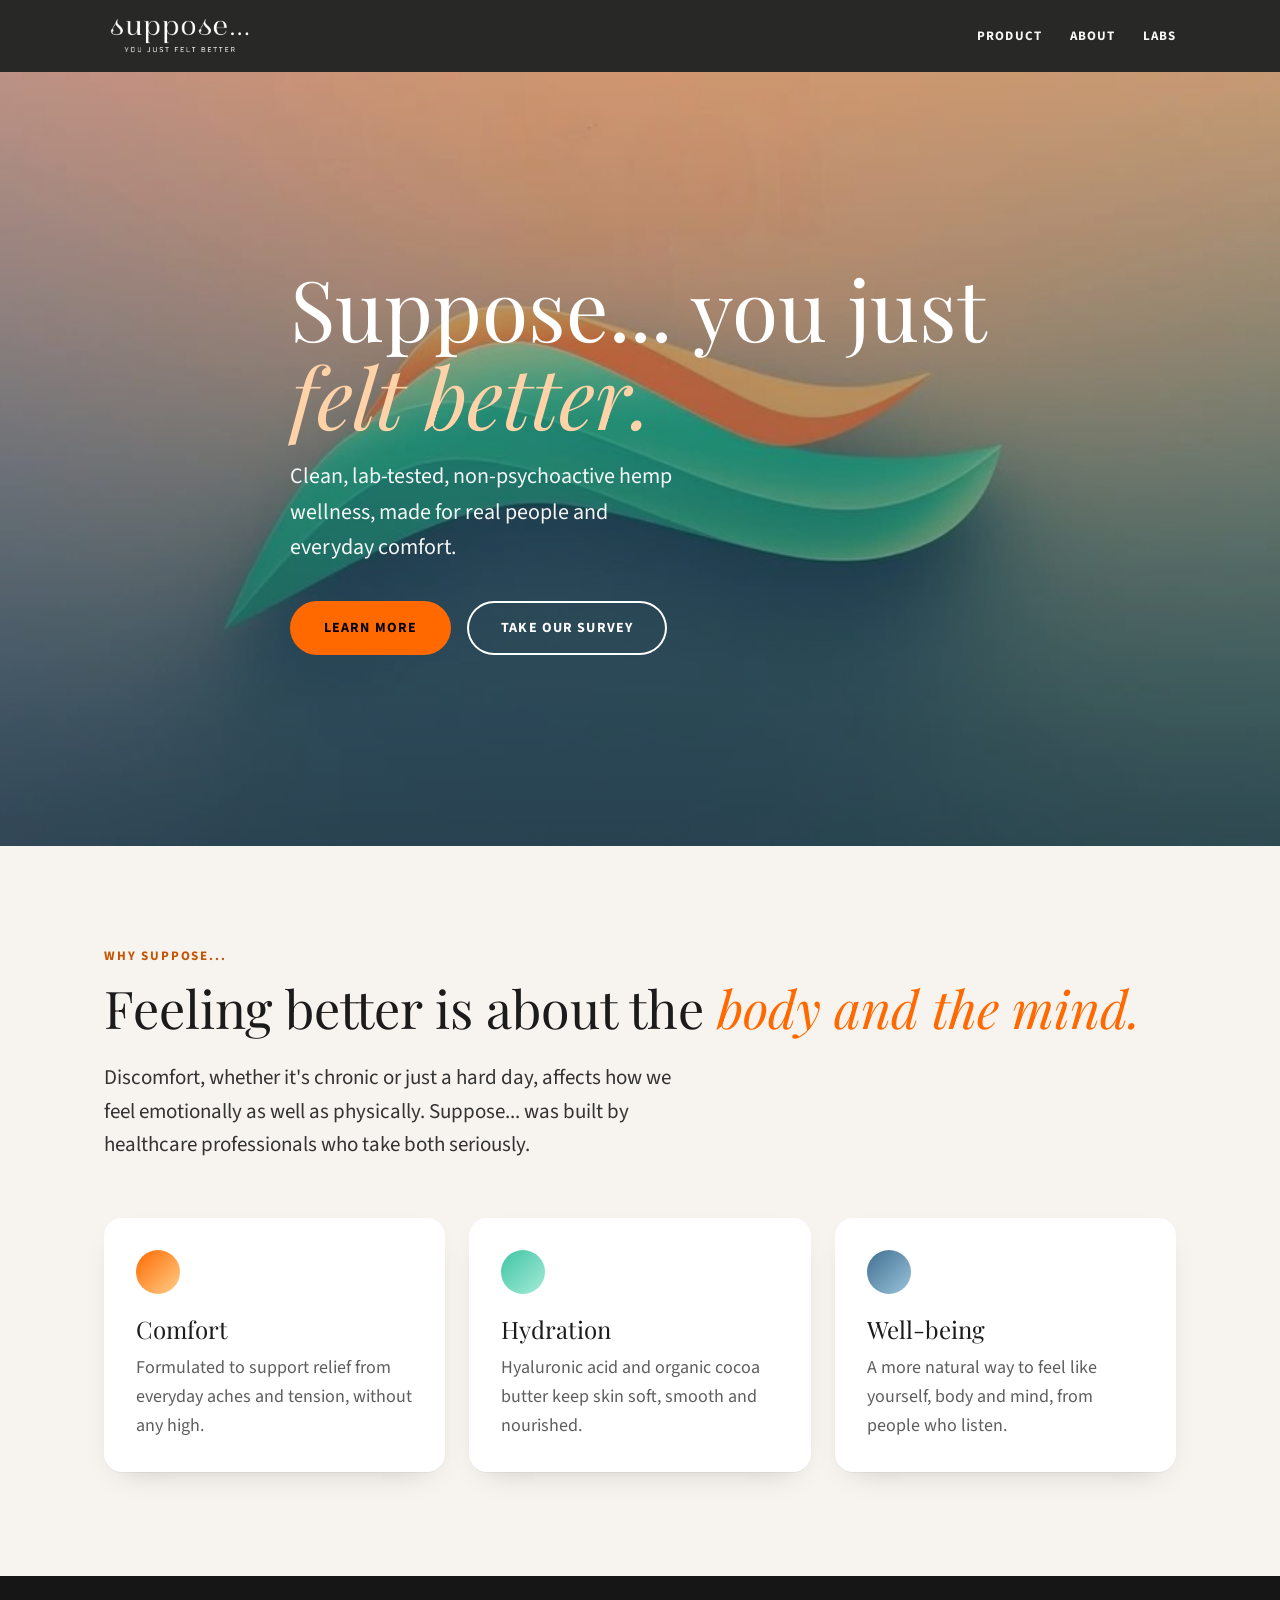
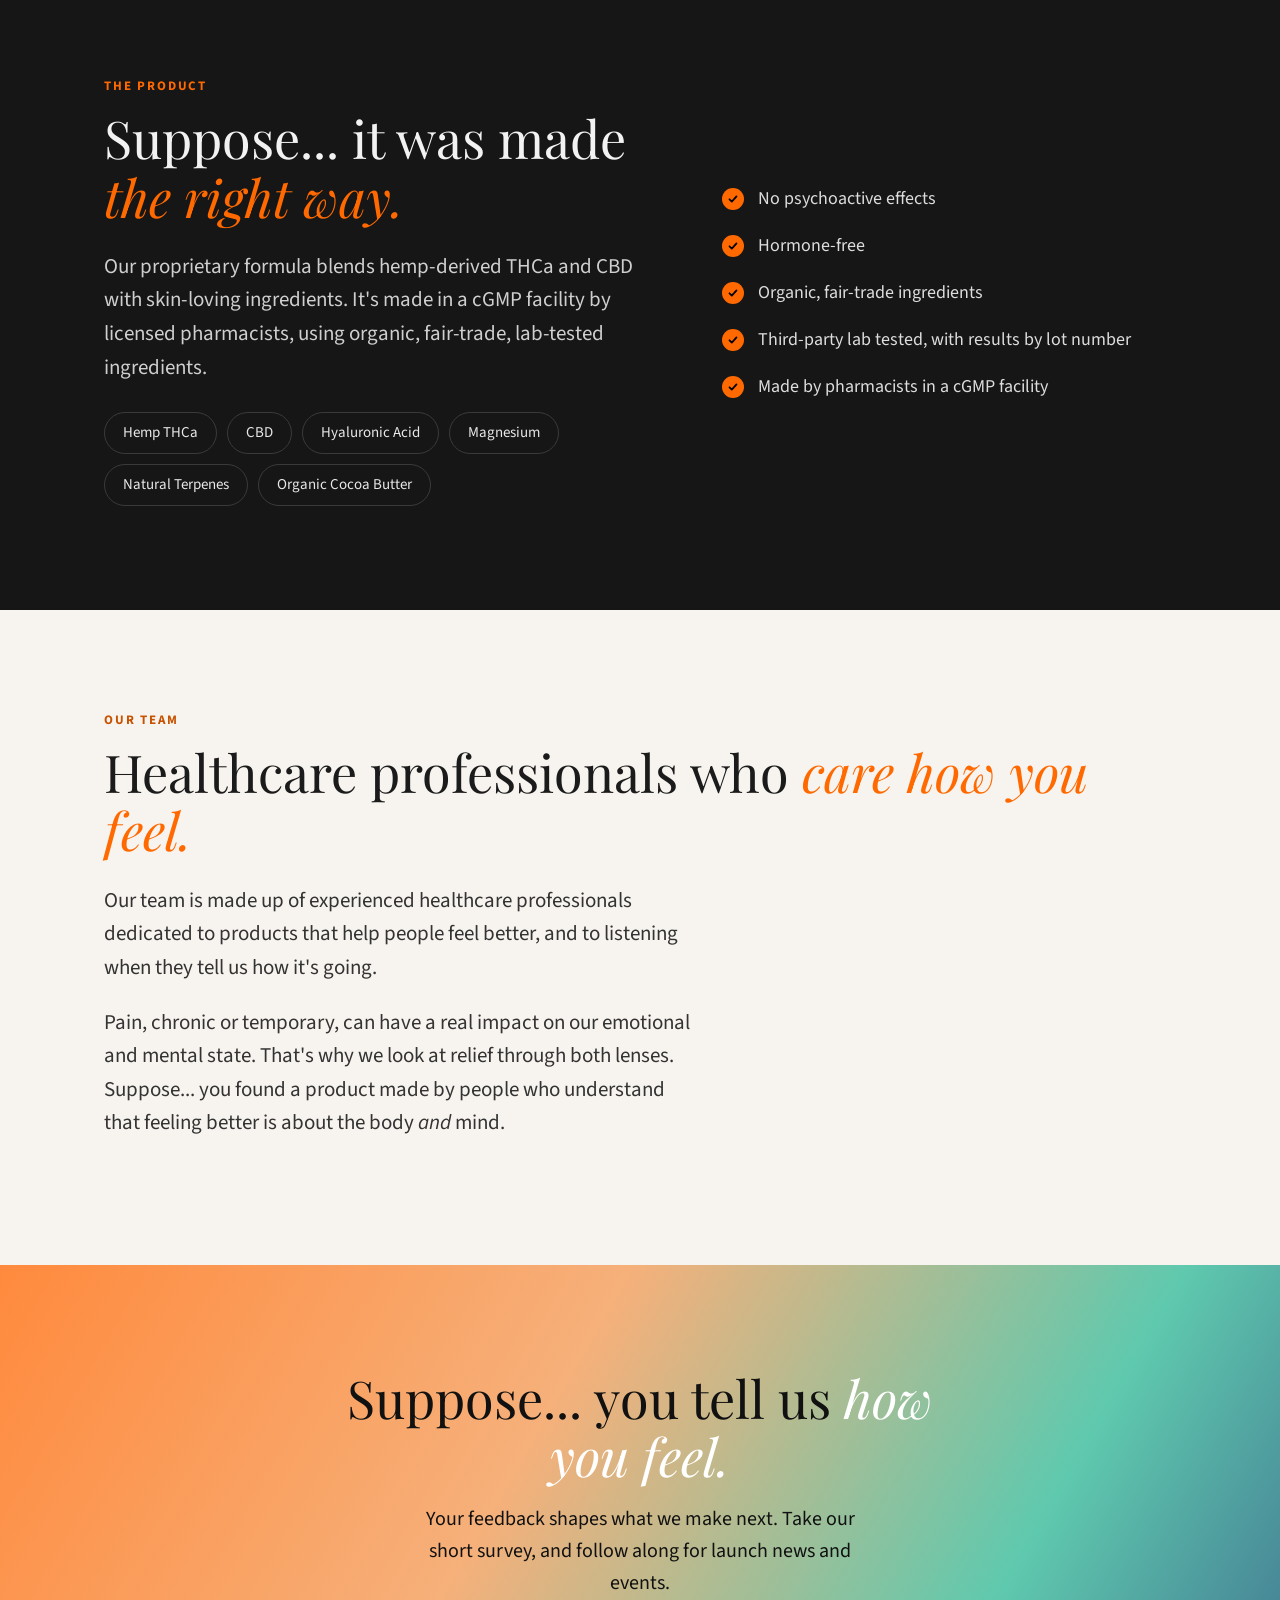
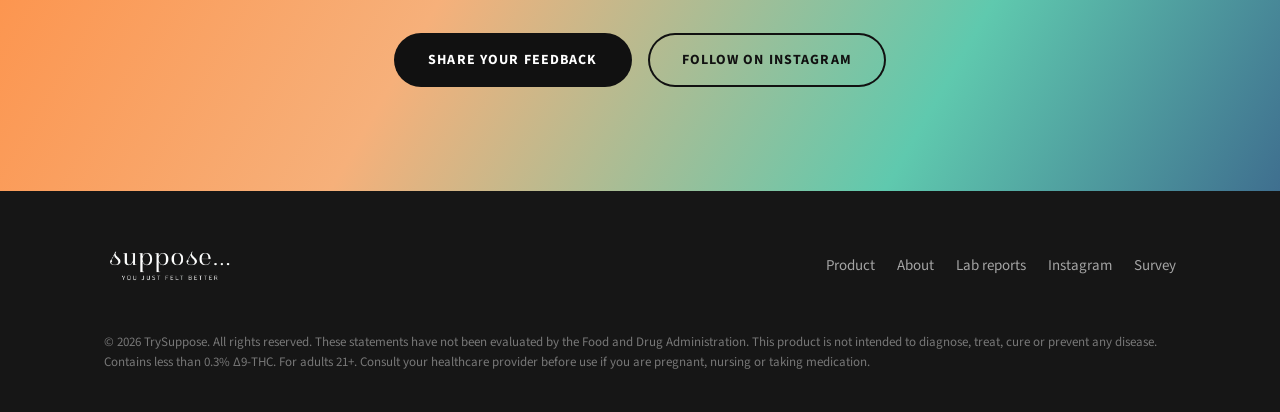
<file: index.html>
<!doctype html>
<html lang="en">
<head>
<meta charset="utf-8">
<meta name="viewport" content="width=device-width,initial-scale=1">
<title>Suppose... | Feel better, body and mind</title>
<meta name="description" content="Suppose... is a non-psychoactive, hemp-derived topical made with clean, lab-tested ingredients to support everyday comfort, hydration and well-being.">
<meta property="og:title" content="Suppose... you just felt better">
<meta property="og:description" content="Clean, lab-tested, non-psychoactive hemp wellness for body and mind.">
<meta property="og:image" content="https://trysuppose.com/assets/wave.jpg">
<link rel="icon" href="assets/logo.png">
<link rel="preconnect" href="https://fonts.googleapis.com">
<link rel="preconnect" href="https://fonts.gstatic.com" crossorigin>
<link href="https://fonts.googleapis.com/css2?family=Playfair+Display:ital@0;1&family=Source+Sans+3:wght@400;700&display=swap" rel="stylesheet">
<link rel="stylesheet" href="style.css">
</head>
<body>

<header class="top">
  <div class="wrap">
    <a href="./" aria-label="Suppose... home"><img src="assets/logo.png" alt="Suppose..."></a>
    <nav>
      <a href="#product">Product</a>
      <a href="#team">About</a>
      <a href="labs.html">Labs</a>
    </nav>
  </div>
</header>

<main>
  <section class="hero">
    <div class="wrap">
      <h1>Suppose... you just <em>felt better.</em></h1>
      <p>Clean, lab-tested, non-psychoactive hemp wellness, made for real people and everyday comfort.</p>
      <a class="btn" href="#product">Learn more</a>
      <a class="btn ghost" href="https://www.surveymonkey.com/r/7RLHQ6B" target="_blank" rel="noopener">Take our survey</a>
    </div>
  </section>

  <section>
    <div class="wrap">
      <p class="eyebrow">Why Suppose...</p>
      <h2>Feeling better is about the <em>body and the mind.</em></h2>
      <p class="lead">Discomfort, whether it's chronic or just a hard day, affects how we feel emotionally as well as physically. Suppose... was built by healthcare professionals who take both seriously.</p>
      <div class="pillars">
        <div class="pillar"><div class="dot"></div><h3>Comfort</h3><p>Formulated to support relief from everyday aches and tension, without any high.</p></div>
        <div class="pillar"><div class="dot"></div><h3>Hydration</h3><p>Hyaluronic acid and organic cocoa butter keep skin soft, smooth and nourished.</p></div>
        <div class="pillar"><div class="dot"></div><h3>Well-being</h3><p>A more natural way to feel like yourself, body and mind, from people who listen.</p></div>
      </div>
    </div>
  </section>

  <section class="dark" id="product">
    <div class="wrap split">
      <div>
        <p class="eyebrow">The product</p>
        <h2>Suppose... it was made <em>the right way.</em></h2>
        <p class="lead">Our proprietary formula blends hemp-derived THCa and CBD with skin-loving ingredients. It's made in a cGMP facility by licensed pharmacists, using organic, fair-trade, lab-tested ingredients.</p>
        <ul class="ingredients">
          <li>Hemp THCa</li><li>CBD</li><li>Hyaluronic Acid</li><li>Magnesium</li><li>Natural Terpenes</li><li>Organic Cocoa Butter</li>
        </ul>
      </div>
      <ul class="checks">
        <li>No psychoactive effects</li>
        <li>Hormone-free</li>
        <li>Organic, fair-trade ingredients</li>
        <li>Third-party lab tested, with results by lot number</li>
        <li>Made by pharmacists in a cGMP facility</li>
      </ul>
    </div>
  </section>

  <section id="team">
    <div class="wrap">
      <p class="eyebrow">Our team</p>
      <h2>Healthcare professionals who <em>care how you feel.</em></h2>
      <p class="lead">Our team is made up of experienced healthcare professionals dedicated to products that help people feel better, and to listening when they tell us how it's going.</p>
      <p class="lead">Pain, chronic or temporary, can have a real impact on our emotional and mental state. That's why we look at relief through both lenses. Suppose... you found a product made by people who understand that feeling better is about the body <em>and</em> mind.</p>
    </div>
  </section>

  <section class="cta">
    <div class="wrap">
      <h2>Suppose... you tell us <em>how you feel.</em></h2>
      <p>Your feedback shapes what we make next. Take our short survey, and follow along for launch news and events.</p>
      <a class="btn" href="https://www.surveymonkey.com/r/7RLHQ6B" target="_blank" rel="noopener">Share your feedback</a>
      <a class="btn ghost" href="https://www.instagram.com/trysuppose/" target="_blank" rel="noopener">Follow on Instagram</a>
    </div>
  </section>
</main>

<footer>
  <div class="wrap">
    <img src="assets/logo.png" alt="Suppose...">
    <nav>
      <a href="#product">Product</a>
      <a href="#team">About</a>
      <a href="labs.html">Lab reports</a>
      <a href="https://www.instagram.com/trysuppose/" target="_blank" rel="noopener">Instagram</a>
      <a href="https://www.surveymonkey.com/r/7RLHQ6B" target="_blank" rel="noopener">Survey</a>
    </nav>
    <small>© <span id="yr">2026</span> TrySuppose. All rights reserved. These statements have not been evaluated by the Food and Drug Administration. This product is not intended to diagnose, treat, cure or prevent any disease. Contains less than 0.3% Δ9-THC. For adults 21+. Consult your healthcare provider before use if you are pregnant, nursing or taking medication.</small>
  </div>
</footer>
<script>document.getElementById('yr').textContent=new Date().getFullYear()</script>
</body>
</html>
</file>
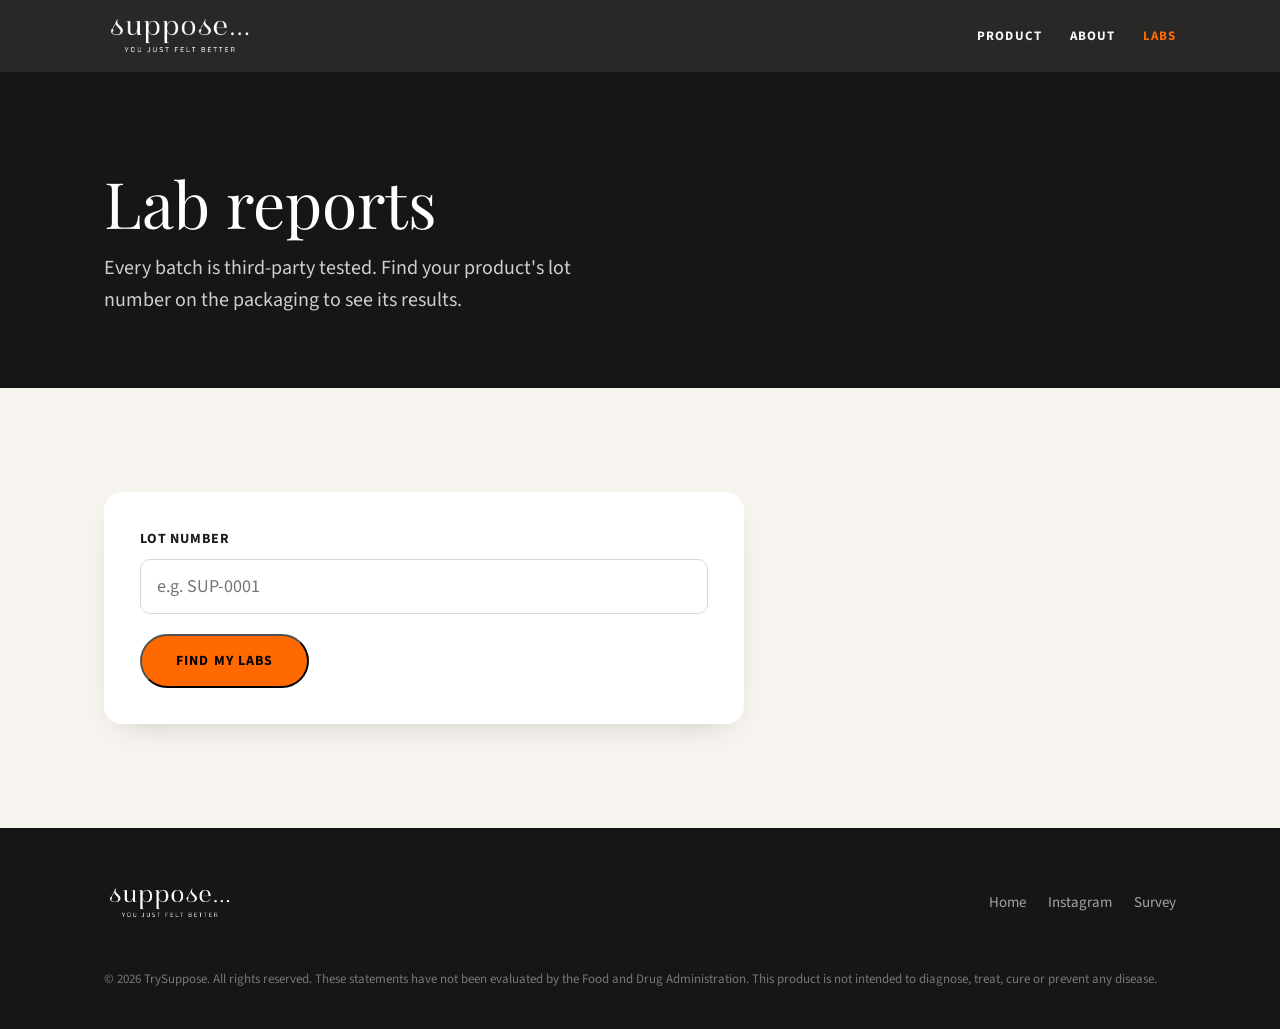
<file: labs.html>
<!doctype html>
<html lang="en">
<head>
<meta charset="utf-8">
<meta name="viewport" content="width=device-width,initial-scale=1">
<title>Lab Reports | Suppose...</title>
<meta name="description" content="Find the third-party lab report for your Suppose... product by lot number.">
<link rel="icon" href="assets/logo.png">
<link rel="preconnect" href="https://fonts.googleapis.com">
<link rel="preconnect" href="https://fonts.gstatic.com" crossorigin>
<link href="https://fonts.googleapis.com/css2?family=Playfair+Display:ital@0;1&family=Source+Sans+3:wght@400;700&display=swap" rel="stylesheet">
<link rel="stylesheet" href="style.css">
</head>
<body>
<header class="top">
  <div class="wrap">
    <a href="./" aria-label="Suppose... home"><img src="assets/logo.png" alt="Suppose..."></a>
    <nav>
      <a href="./#product">Product</a>
      <a href="./#team">About</a>
      <a href="labs.html" aria-current="page">Labs</a>
    </nav>
  </div>
</header>

<div class="page-head">
  <div class="wrap">
    <h1>Lab reports</h1>
    <p>Every batch is third-party tested. Find your product's lot number on the packaging to see its results.</p>
  </div>
</div>

<section>
  <div class="wrap">
    <form class="lookup" id="lookup">
      <label for="lot">Lot number</label>
      <input id="lot" name="lot" placeholder="e.g. SUP-0001" autocomplete="off" required>
      <button class="btn" type="submit">Find my labs</button>
      <p class="note" id="note" hidden>We're still posting lab files. Check back soon, or message us on <a href="https://www.instagram.com/trysuppose/" target="_blank" rel="noopener">Instagram</a> and we'll send your report.</p>
    </form>
  </div>
</section>

<footer>
  <div class="wrap">
    <img src="assets/logo.png" alt="Suppose...">
    <nav>
      <a href="./">Home</a>
      <a href="https://www.instagram.com/trysuppose/" target="_blank" rel="noopener">Instagram</a>
      <a href="https://www.surveymonkey.com/r/7RLHQ6B" target="_blank" rel="noopener">Survey</a>
    </nav>
    <small>© <span id="yr">2026</span> TrySuppose. All rights reserved. These statements have not been evaluated by the Food and Drug Administration. This product is not intended to diagnose, treat, cure or prevent any disease.</small>
  </div>
</footer>
<script>
document.getElementById('yr').textContent=new Date().getFullYear();
// Add lab files here as they arrive: { "LOT": "labs/LOT.pdf" }
var LABS={};
document.getElementById('lookup').addEventListener('submit',function(e){
  e.preventDefault();
  var lot=document.getElementById('lot').value.trim().toUpperCase();
  if(LABS[lot]){location.href=LABS[lot];return;}
  document.getElementById('note').hidden=false;
});
</script>
</body>
</html>
</file>
<file: style.css>
:root{
  --ink:#161616; --ink-2:#232323; --paper:#f7f4ef; --text:#1b1b1b; --muted:#5e5e5e;
  --orange:#ff6900; --orange-soft:#ffa995; --teal:#3fc4a4; --sea:#3f6f8f;
  --serif:'Playfair Display',Georgia,serif; --sans:'Source Sans 3','Source Sans Pro',Arial,sans-serif;
}
*{box-sizing:border-box}
html{scroll-behavior:smooth}
body{margin:0;background:var(--paper);color:var(--text);font:18px/1.6 var(--sans);-webkit-font-smoothing:antialiased}
img{max-width:100%;display:block}
a{color:inherit}
.wrap{max-width:1120px;margin:0 auto;padding:0 24px}

/* header */
.top{position:sticky;top:0;z-index:20;background:rgba(22,22,22,.92);backdrop-filter:blur(8px)}
.top .wrap{display:flex;align-items:center;justify-content:space-between;height:72px}
.top img{height:44px;width:auto;object-fit:contain}
.top nav{display:flex;gap:28px}
.top nav a{color:#f7f7f7;text-decoration:none;font:700 13px/1 var(--sans);letter-spacing:.08em;text-transform:uppercase}
.top nav a:hover,.top nav a[aria-current]{color:var(--orange)}

/* hero */
.hero{position:relative;min-height:86vh;display:flex;align-items:center;color:#fff;
  background:linear-gradient(to bottom,rgba(0,0,0,.15),rgba(0,0,0,.45)),url(assets/wave.jpg) center/cover no-repeat}
.hero h1{font:400 clamp(40px,7vw,84px)/1.05 var(--serif);margin:0 0 20px;max-width:14ch}
.hero h1 em{color:#ffd2a8;font-style:italic}
.hero p{font-size:clamp(18px,2.2vw,22px);max-width:36ch;margin:0 0 36px;opacity:.95}
.btn{display:inline-flex;align-items:center;min-height:54px;padding:0 34px;border-radius:48px;background:var(--orange);color:#000;
  font:700 14px/1 var(--sans);letter-spacing:.08em;text-transform:uppercase;text-decoration:none;transition:background .2s}
.btn:hover{background:var(--orange-soft)}
.btn.ghost{background:transparent;color:#fff;box-shadow:inset 0 0 0 2px #fff;margin-left:12px}
.btn.ghost:hover{background:rgba(255,255,255,.12)}

/* sections */
section{padding:104px 0}
.eyebrow{font:700 13px/1 var(--sans);letter-spacing:.14em;text-transform:uppercase;color:#c75200;margin:0 0 16px}
h2{font:400 clamp(32px,4.4vw,52px)/1.12 var(--serif);margin:0 0 24px}
h2 em{color:var(--orange);font-style:italic}
.lead{font-size:21px;color:#333;max-width:60ch}

.pillars{display:grid;grid-template-columns:repeat(3,1fr);gap:24px;margin-top:56px}
.pillar{background:#fff;border-radius:18px;padding:32px;box-shadow:0 1px 0 rgba(0,0,0,.04),0 12px 30px -18px rgba(0,0,0,.25)}
.pillar .dot{width:44px;height:44px;border-radius:50%;margin-bottom:20px;background:linear-gradient(135deg,var(--orange),#ffcf8a)}
.pillar:nth-child(2) .dot{background:linear-gradient(135deg,var(--teal),#a6ecd8)}
.pillar:nth-child(3) .dot{background:linear-gradient(135deg,var(--sea),#9cc4dc)}
.pillar h3{font:400 24px/1.25 var(--serif);margin:0 0 10px}
.pillar p{margin:0;color:var(--muted)}

.dark{background:var(--ink);color:#f2f2f2}
.dark .lead{color:#cfcfcf}
.dark .eyebrow{color:var(--orange)}
.split{display:grid;grid-template-columns:1.1fr .9fr;gap:64px;align-items:center}
.ingredients{display:flex;flex-wrap:wrap;gap:10px;margin:28px 0 0;padding:0;list-style:none}
.ingredients li{border:1px solid #3a3a3a;border-radius:40px;padding:8px 18px;font-size:15px;color:#e8e8e8}
.checks{list-style:none;padding:0;margin:0;display:grid;gap:18px}
.checks li{display:flex;gap:14px;align-items:flex-start;font-size:18px;color:#ddd}
.checks li::before{content:"";flex:none;width:22px;height:22px;margin-top:3px;border-radius:50%;
  background:var(--orange) url("data:image/svg+xml,%3Csvg xmlns='http://www.w3.org/2000/svg' viewBox='0 0 24 24'%3E%3Cpath d='M6 12.5l4 4 8-9' fill='none' stroke='%23000' stroke-width='3' stroke-linecap='round' stroke-linejoin='round'/%3E%3C/svg%3E") center/14px no-repeat}

.team{display:grid;grid-template-columns:280px 1fr;gap:56px;align-items:center;margin-top:48px}
.team img{width:280px;height:280px;border-radius:50%;object-fit:cover}
.team h3{font:400 30px/1.2 var(--serif);margin:0 0 4px}
.team .role{color:#c75200;font-weight:700;letter-spacing:.06em;text-transform:uppercase;font-size:14px;margin:0 0 18px}
.team p{color:#333;margin:0 0 14px}

.cta{background:linear-gradient(120deg,#ff8a3d 0%,#f6b07a 40%,#5fc9ae 75%,#3f6f8f 100%);color:#111;text-align:center}
.cta h2{max-width:20ch;margin:0 auto 18px}
.cta h2 em{color:#fff}
.cta p{max-width:46ch;margin:0 auto 34px;font-size:20px}
.cta .btn{background:#111;color:#fff}
.cta .btn:hover{background:#333}
.cta .btn.ghost{background:transparent;color:#111;box-shadow:inset 0 0 0 2px #111}

footer{background:var(--ink);color:#a4a4a4;padding:56px 0 40px;font-size:15px}
footer .wrap{display:flex;flex-wrap:wrap;gap:24px;justify-content:space-between;align-items:center}
footer img{height:38px;width:auto;object-fit:contain}
footer nav{display:flex;gap:22px;flex-wrap:wrap}
footer a{text-decoration:none}
footer a:hover{color:var(--orange)}
footer small{display:block;width:100%;margin-top:24px;color:#777;font-size:13px;line-height:1.5}

/* labs page */
.page-head{background:var(--ink);color:#fff;padding:96px 0 72px}
.page-head h1{font:400 clamp(38px,6vw,64px)/1.1 var(--serif);margin:0 0 14px}
.page-head p{color:#cfcfcf;font-size:20px;margin:0;max-width:52ch}
.lookup{background:#fff;border-radius:18px;padding:36px;max-width:640px;box-shadow:0 12px 30px -18px rgba(0,0,0,.25)}
.lookup label{display:block;font-weight:700;font-size:14px;letter-spacing:.06em;text-transform:uppercase;margin:0 0 8px}
.lookup input{width:100%;font:18px var(--sans);padding:14px 16px;border:1px solid #d9d9d9;border-radius:10px;margin-bottom:20px}
.lookup input:focus{outline:2px solid var(--orange);border-color:transparent}
.note{margin:22px 0 0;color:var(--muted);font-size:16px}
.note[hidden]{display:none}

@media (max-width:860px){
  section{padding:72px 0}
  .pillars{grid-template-columns:1fr}
  .split,.team{grid-template-columns:1fr;gap:36px}
  .team img{width:200px;height:200px}
  .top nav{gap:18px}
  .btn.ghost{margin:12px 0 0}
  .hero{min-height:78vh}
}
@media (max-width:420px){.top img{height:34px}.wrap{padding:0 16px}}
</file>
